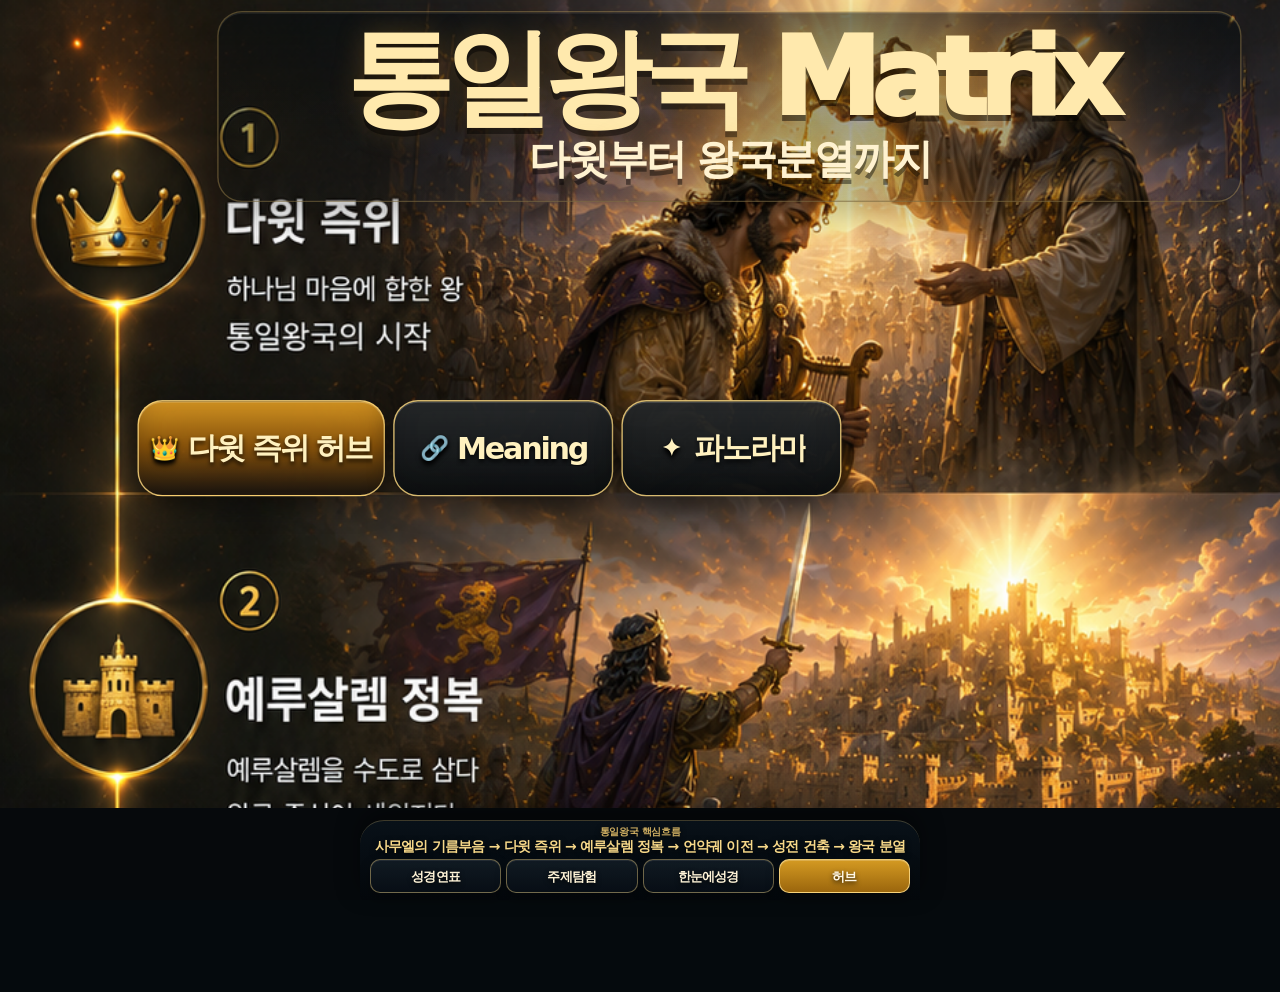
<file: index.html>
<!DOCTYPE html>
<html lang="ko">
<head>
  <meta charset="UTF-8" />
  <meta name="viewport" content="width=device-width, initial-scale=1.0, maximum-scale=1.0, user-scalable=no" />
  <meta name="theme-color" content="#081016" />
  <meta name="description" content="CEN Bible 통일왕국 Matrix" />
  <meta property="og:title" content="CEN Bible 통일왕국 Matrix" />
  <meta property="og:description" content="다윗 즉위부터 왕국 분열까지 통일왕국 핵심사건 Matrix" />
  <meta property="og:image" content="assets/united-kingdom-bg.png" />
  <title>CEN Bible 통일왕국 Matrix</title>
  <link rel="manifest" href="manifest.json" />
  <link rel="stylesheet" href="style.css" />

<style id="CEN-UNIFIED-FOOTER-V5-CSS">
body{padding-bottom:92px!important}
.unifiedDock{position:fixed!important;left:50%!important;bottom:0!important;transform:translateX(-50%)!important;width:100%!important;max-width:560px!important;z-index:3000!important;padding:5px 10px calc(7px + env(safe-area-inset-bottom))!important;background:linear-gradient(to top,rgba(4,8,12,.98),rgba(9,18,26,.92))!important;border-top:1px solid rgba(247,216,137,.24)!important;box-shadow:0 -10px 24px rgba(0,0,0,.42)!important;backdrop-filter:blur(16px)!important;display:block!important;min-height:auto!important}
.unifiedDock .coreFlow{margin:0 0 4px!important;text-align:center!important;color:#f7d889!important;font-weight:900!important;line-height:1.18!important;font-size:clamp(10px,2.65vw,14px)!important;letter-spacing:-.055em!important;text-shadow:0 2px 6px rgba(0,0,0,.85)!important;white-space:normal!important;overflow:visible!important;text-overflow:clip!important}
.unifiedDock .coreFlow small{display:block!important;margin-bottom:1px!important;color:#d7b565!important;font-size:clamp(7px,1.9vw,10px)!important;font-weight:800!important;letter-spacing:-.03em!important;opacity:.95!important}
.unifiedDock .unifiedNav{display:grid!important;grid-template-columns:repeat(4,1fr)!important;gap:5px!important;width:100%!important;margin:0!important;padding:0!important}
.unifiedDock .action{min-height:34px!important;border:1.2px solid rgba(247,216,137,.42)!important;border-radius:10px!important;background:linear-gradient(180deg,rgba(18,28,36,.92),rgba(8,15,22,.9))!important;box-shadow:inset 0 1px 0 rgba(255,255,255,.08),0 5px 12px rgba(0,0,0,.30)!important;color:#fff4d8!important;text-decoration:none!important;font-size:clamp(10px,2.55vw,13px)!important;font-weight:950!important;display:flex!important;align-items:center!important;justify-content:center!important;line-height:1.0!important;text-align:center!important;letter-spacing:-.06em!important;text-shadow:0 2px 5px rgba(0,0,0,.75)!important;padding:0 2px!important;cursor:pointer!important}
.unifiedDock .action.main,.unifiedDock .action[data-link="hub"],.unifiedDock .action[data-footer="hub"]{background:linear-gradient(180deg,#d49a22,#9b660d)!important;border-color:rgba(255,224,142,.82)!important;color:#fff8e6!important;box-shadow:inset 0 1px 0 rgba(255,255,255,.2),0 5px 13px rgba(0,0,0,.34)!important}
@media(min-width:680px){.unifiedDock{border-radius:24px 24px 0 0!important}}
</style>


<style id="CEN-FOOTER-HEIGHT-FIX-V5B">
:root{--cen-footer-h:92px!important;}
.phone.main-content{bottom:calc(92px + env(safe-area-inset-bottom))!important;}
.app-container{background:#020b10!important;}
</style>

<style id="CEN-BLACK-GAP-FIX-V5C">
/* v5c: 기존 하단 흐름/푸터 예약공간 제거 + 통합 네비게이터 기준으로 재정렬 */
:root{--footer-h:92px!important;--flow-h:0px!important;--cen-footer-h:82px!important;}
.flow-dock,.fixedFooter:not(.unifiedDock),.cen-bottom-solid-bg,.jesus-flow-strip,.era-flow-strip{display:none!important;height:0!important;min-height:0!important;padding:0!important;margin:0!important;border:0!important;box-shadow:none!important;overflow:hidden!important;pointer-events:none!important;}
.viewport{bottom:calc(92px + env(safe-area-inset-bottom))!important;}
.unifiedDock{height:auto!important;min-height:0!important;}
.unifiedDock .action{min-height:34px!important;}
.unifiedDock .coreFlow{margin-bottom:4px!important;}
.unifiedDock .action[data-link="overview"]{letter-spacing:-.07em!important;}
</style>
</head>
<body>
  <div id="app">
    <main id="viewport" class="viewport" aria-label="통일왕국 매트릭스 화면">
      <section id="canvas" class="canvas">
        <img class="matrix-bg" src="assets/united-kingdom-bg.png" alt="통일왕국 매트릭스 배경" draggable="false" />
        <div class="matrix-title" aria-label="통일왕국 매트릭스 제목">
          <h1>통일왕국 Matrix</h1>
          <p>다윗부터 왕국분열까지</p>
        </div>

        <div class="button-set row-1" data-event="다윗 즉위">
          <a class="hub-button" href="hubs/index.html?hub=david" data-kind="hub"><span>👑</span><b>다윗 즉위 허브</b></a>
          <button data-kind="link"><span>🔗</span><b>Meaning</b></button>
          <button data-kind="integrated"><span>✦</span><b>파노라마</b></button>
        </div>
        <div class="button-set row-2" data-event="예루살렘 정복">
          <a class="hub-button" href="hubs/index.html?hub=jerusalem" data-kind="hub"><span>🏰</span><b>예루살렘 정복 허브</b></a>
          <button data-kind="link"><span>🔗</span><b>Meaning</b></button>
          <button data-kind="integrated"><span>✦</span><b>파노라마</b></button>
        </div>
        <div class="button-set row-3" data-event="언약궤 이전">
          <a class="hub-button" href="hubs/index.html?hub=ark" data-kind="hub"><span>📦</span><b>언약궤 이전 허브</b></a>
          <button data-kind="link"><span>🔗</span><b>Meaning</b></button>
          <button data-kind="integrated"><span>✦</span><b>파노라마</b></button>
        </div>
        <div class="button-set row-4" data-event="성전 건축">
          <a class="hub-button" href="hubs/index.html?hub=temple" data-kind="hub"><span>🏛️</span><b>성전 건축 허브</b></a>
          <button data-kind="link"><span>🔗</span><b>Meaning</b></button>
          <button data-kind="integrated"><span>✦</span><b>파노라마</b></button>
        </div>
        <div class="button-set row-5" data-event="왕국 분열">
          <a class="hub-button" href="hubs/index.html?hub=division" data-kind="hub"><span>⚡</span><b>왕국 분열 허브</b></a>
          <button data-kind="link"><span>🔗</span><b>Meaning</b></button>
          <button data-kind="integrated"><span>✦</span><b>파노라마</b></button>
        </div>
      </section>
    </main>

    <footer class="footer actions unifiedDock" aria-label="통일왕국 하단 네비게이터">
  <div class="coreFlow"><small>통일왕국 핵심흐름</small>사무엘의 기름부음 → 다윗 즉위 → 예루살렘 정복 → 언약궤 이전 → 성전 건축 → 왕국 분열</div>
  <nav class="unifiedNav" aria-label="하단 메뉴">
    <button class="action" type="button" data-link="timeline" data-footer="timeline">성경연표</button>
    <button class="action" type="button" data-link="connect" data-footer="connect">주제탐험</button>
    <button class="action" type="button" data-link="overview" data-footer="overview">한눈에성경</button>
    <button class="action main" type="button" data-link="hub" data-footer="hub">허브</button>
  </nav>
</footer>
  </div>

  <dialog id="infoDialog" class="dialog">
    <div class="dialog-card">
      <h2 id="dialogTitle">통일왕국</h2>
      <p id="dialogText">통일왕국 탐험창입니다.</p>
      <div class="dialog-actions"><button id="closeDialog" type="button">닫기</button></div>
    </div>
  </dialog>

  <div id="hubListModal" class="hub-list-modal" aria-hidden="true">
    <div class="hub-list-panel" role="dialog" aria-modal="true" aria-label="통일왕국 허브 목록">
      <button type="button" class="hub-list-close" id="hubListClose">×</button>
      <h2>통일왕국 허브 목록</h2>
      <div class="hub-list-grid">
        <a href="hubs/index.html?hub=david"><span>👑</span><b>다윗 즉위 허브</b><small>하나님 마음에 합한 왕</small></a>
        <a href="hubs/index.html?hub=jerusalem"><span>🏰</span><b>예루살렘 정복 허브</b><small>왕국 중심이 세워지다</small></a>
        <a href="hubs/index.html?hub=ark"><span>📦</span><b>언약궤 이전 허브</b><small>하나님의 임재를 모시다</small></a>
        <a href="hubs/index.html?hub=temple"><span>🏛️</span><b>성전 건축 허브</b><small>예배 중심이 세워지다</small></a>
        <a href="hubs/index.html?hub=division"><span>⚡</span><b>왕국 분열 허브</b><small>하나의 왕국이 갈라지다</small></a>
      </div>
    </div>
  </div>

  <script src="script.js"></script>

<script id="CEN-UNIFIED-FOOTER-V5-LINKS">
(function(){
  const links={
    timeline:'https://centiger.github.io/CEN-Chronology/?view=timeline',
    connect:'https://centiger.github.io/CEN-Chronology/',
    overview:'https://centiger.github.io/CEN-Bible2.0/#overview66'
  };
  document.addEventListener('click',function(e){
    const btn=e.target.closest && e.target.closest('.unifiedDock .action');
    if(!btn) return;
    const key=btn.dataset.link || btn.dataset.footer || '';
    if(key==='timeline'||key==='connect'||key==='overview'){
      e.preventDefault(); e.stopPropagation(); e.stopImmediatePropagation();
      location.href=links[key];
    }
  },true);
})();
</script>

</body>
</html>
</file>
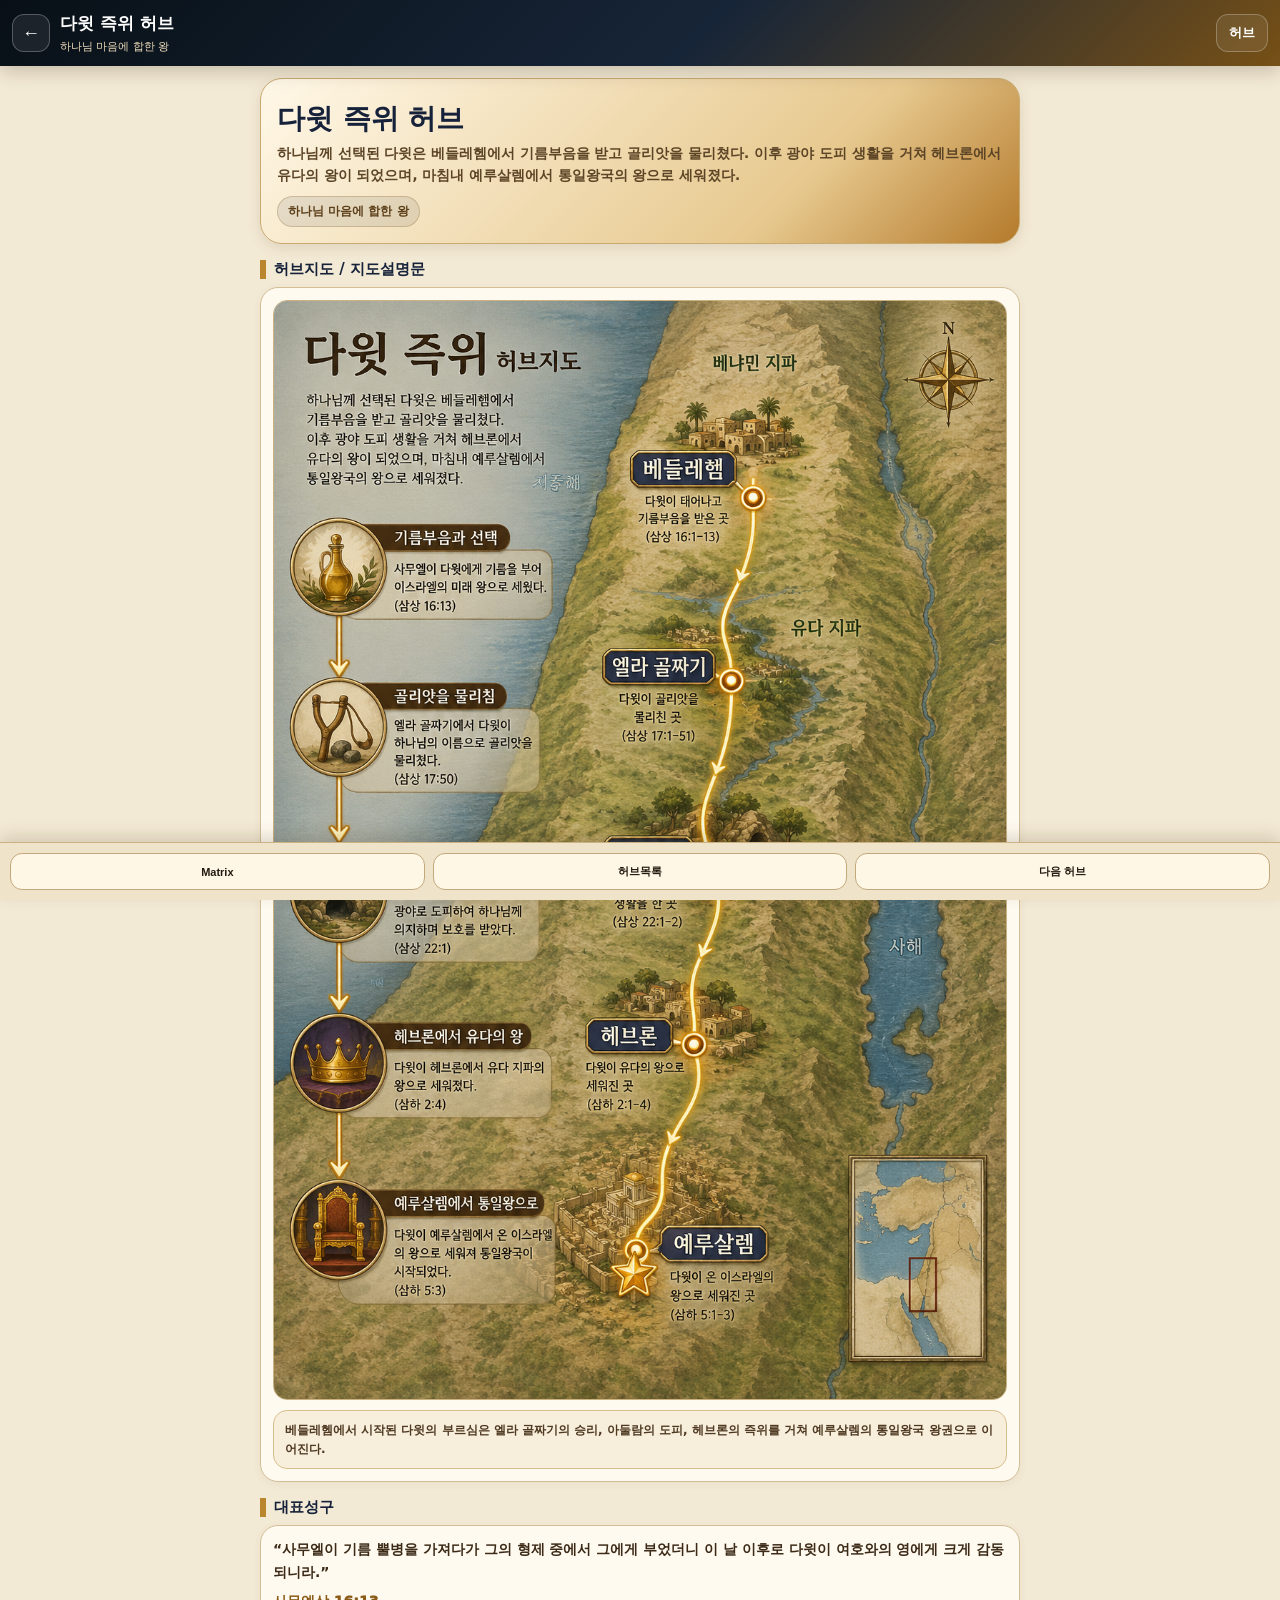
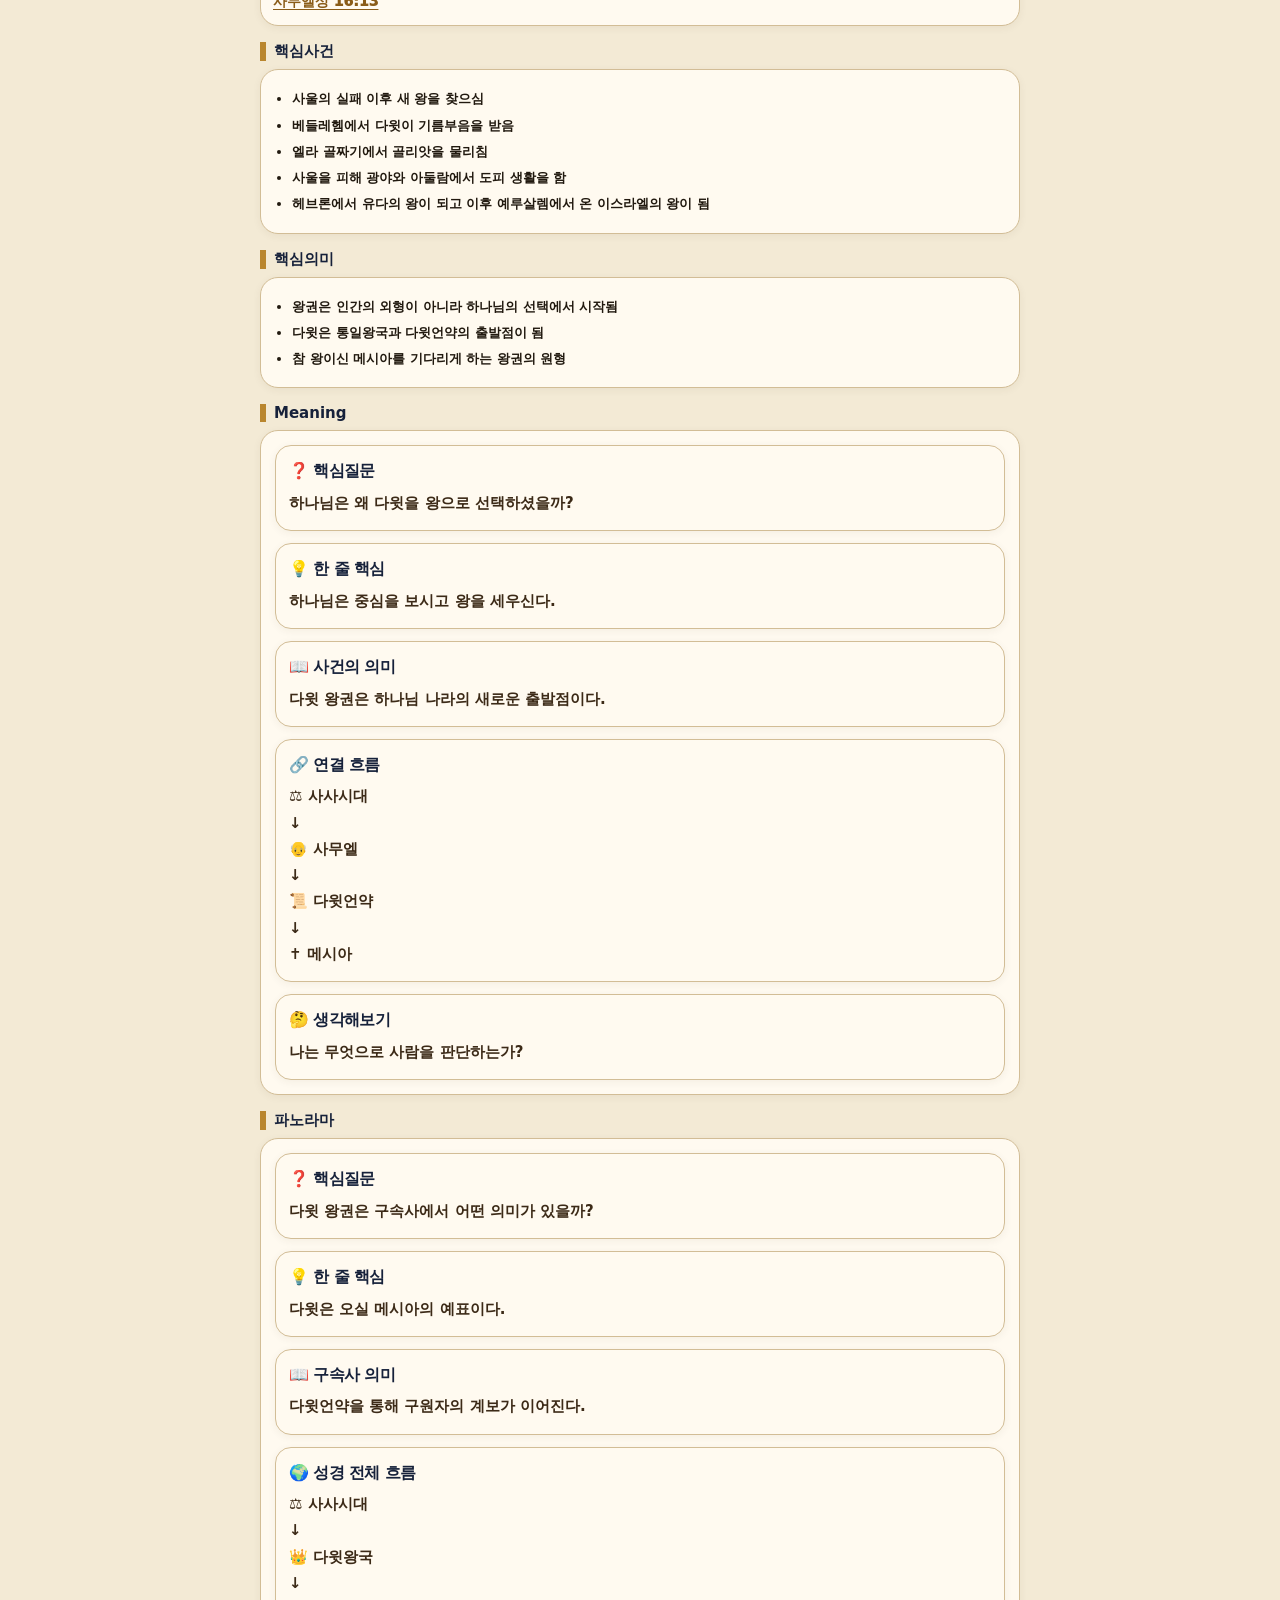
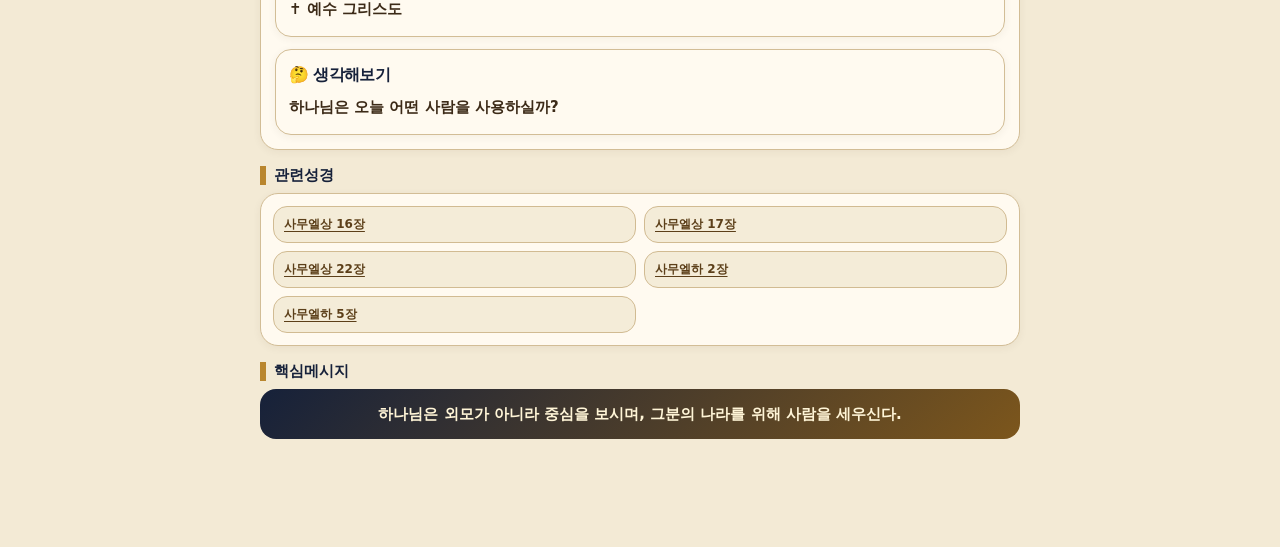
<file: hubs/index.html>
<!DOCTYPE html>
<html lang="ko">
<head>
<meta charset="UTF-8">
<meta name="viewport" content="width=device-width,initial-scale=1,viewport-fit=cover">
<title>CEN 통일왕국 허브</title>
<link rel="manifest" href="manifest.json">
<meta name="theme-color" content="#081016">
<style>
*{box-sizing:border-box;-webkit-tap-highlight-color:transparent}body{margin:0;background:#f3ead5;font-family:system-ui,-apple-system,BlinkMacSystemFont,"Segoe UI",sans-serif;color:#21190f}.top{position:sticky;top:0;z-index:50;background:linear-gradient(135deg,#081016,#172538 55%,#765016);padding:12px;color:#fff;display:flex;gap:10px;align-items:center;box-shadow:0 5px 18px rgba(40,25,8,.22)}.top button{height:38px;border-radius:12px;border:1px solid rgba(255,255,255,.25);background:rgba(255,255,255,.08);color:#fff;font-weight:900}.top .back{width:38px;font-size:18px}.top .menu{padding:0 12px;margin-left:auto}.titlebox{min-width:0;flex:1}.titlebox b{display:block;font-size:17px;white-space:nowrap;overflow:hidden;text-overflow:ellipsis}.titlebox span{font-size:11px;color:#f1dfbd}.wrap{max-width:780px;margin:0 auto;padding:12px 10px 108px}.hero{border-radius:22px;padding:16px;border:1px solid #c9aa71;background:linear-gradient(135deg,#fff8e8,#e7c98f 70%,#b47a2b);box-shadow:0 4px 14px rgba(80,50,20,.12)}.hero.warn{background:linear-gradient(135deg,#fff5e4,#ddb57c 70%,#8b4a2a);border-color:#b48a56}.kicker{font-size:11px;font-weight:900;color:#7d5524}.hero h1{margin:8px 0 0;font-size:28px;color:#16213a;line-height:1.12}.hero.warn h1{color:#23150e}.hero p{line-height:1.58;color:#5c4426;font-weight:700;margin:9px 0 0;font-size:13.5px}.mood{margin-top:10px;display:inline-block;border-radius:999px;padding:6px 10px;background:rgba(22,33,58,.09);border:1px solid rgba(124,86,28,.25);color:#5c3f19;font-size:12px;font-weight:900}.sec{margin-top:16px}.sec h2{font-size:15px;color:#16213a;border-left:6px solid #b9862e;padding-left:8px;margin:0 0 8px}.card{background:#fffaf0;border:1px solid #d2bd96;border-radius:18px;padding:12px;box-shadow:0 2px 8px rgba(70,45,20,.06)}.map img{width:100%;border-radius:14px;border:1px solid #ccb183;display:block}.mapExplain{margin-top:10px;background:#f7efdc;border:1px solid #d7bd8c;border-radius:14px;padding:10px 11px;font-size:12px;line-height:1.55;color:#4f3922;font-weight:700}.quote{font-size:14px;line-height:1.65;color:#3c2a17;font-weight:800}.quote strong{display:block;margin-top:6px;color:#8a5c18}.grid{display:grid;grid-template-columns:repeat(2,minmax(0,1fr));gap:8px}.pill{background:#f4ecd8;border:1px solid #d1bb92;border-radius:14px;padding:9px 10px;font-size:12px;line-height:1.4;font-weight:800}.list{margin:0;padding-left:19px}.list li{margin:7px 0;font-size:13px;line-height:1.48;font-weight:700}.message{background:linear-gradient(135deg,#16213a,#7c561c);color:#fff5d7;border-radius:16px;padding:14px 12px;text-align:center;font-size:15px;line-height:1.5;font-weight:900}.navlinks{display:grid;grid-template-columns:repeat(3,minmax(0,1fr));gap:8px}.navlinks button{padding:12px 7px;border-radius:14px;border:1px solid #c4a87b;background:#fff7e6;font-weight:900;color:#21190f}.navlinks button.next{background:#7b561c;color:#fff6d5;border-color:#d9a943}.bottom{position:fixed;left:0;right:0;bottom:0;z-index:50;background:#efe3ca;border-top:1px solid #ccb183;display:flex;gap:8px;padding:10px;box-shadow:0 -6px 16px rgba(60,40,15,.16)}.bottom button{flex:1;padding:10px 4px;border-radius:12px;border:1px solid #c4a87b;background:#fff7e6;font-weight:900;font-size:11px;color:#21190f}.drawer{display:none;position:fixed;inset:0;background:rgba(0,0,0,.38);z-index:1200;align-items:flex-end}.drawer.show{display:flex}.drawerPanel{width:100%;max-height:76vh;overflow:auto;background:#fffaf0;border-radius:20px 20px 0 0;border:1px solid #d2bd96}.drawerHead{display:flex;align-items:center;justify-content:space-between;padding:14px 16px;border-bottom:1px solid #eadfc6}.drawerHead button{width:34px;height:34px;border:0;border-radius:10px;background:#eadfc6;font-size:22px}.hubItem{width:100%;text-align:left;border:0;border-bottom:1px solid #eadfc6;background:#fffaf0;padding:13px 16px}.hubItem b{display:block;color:#16213a}.hubItem span{font-size:12px;color:#6d5b40}@media(max-width:430px){.grid{grid-template-columns:1fr}.hero h1{font-size:25px}.navlinks{grid-template-columns:1fr 1fr 1fr}.navlinks button{font-size:11px;padding:10px 4px}}

/* v3.6 M06: BR 기반 흐름 세로형 */
.exploreGrid{
  display:grid!important;
  grid-template-columns:1fr!important;
  gap:12px!important;
  padding:14px!important;
  margin:0!important;
}
.exploreCard{
  display:block!important;
  border:1px solid #d2bd96!important;
  border-radius:16px!important;
  background:#fffaf0!important;
  padding:14px 13px!important;
  margin:0 auto!important;
  width:100%!important;
  box-shadow:0 2px 8px rgba(70,45,20,.06)!important;
}
.exploreCard b{
  display:block!important;
  color:#16213a!important;
  font-size:16px!important;
  margin:0 0 8px 0!important;
  line-height:1.35!important;
  font-weight:950!important;
  letter-spacing:-.04em!important;
}
.exploreCard p{
  display:block!important;
  margin:0!important;
  color:#3c2a17!important;
  font-size:15px!important;
  line-height:1.75!important;
  font-weight:780!important;
  white-space:normal!important;
  word-break:keep-all!important;
}

.sec h2#connections,.sec h2#integration{scroll-margin-top:62px;}

/* CEN Bible 2.0 bridge */
.bibleLink{color:inherit;text-decoration:none;cursor:pointer}
.quote .bibleLink{display:block;margin-top:6px;color:#8a5c18;font-weight:950;text-decoration:underline;text-underline-offset:3px}
.pill.biblePill{padding:0;overflow:hidden}
.pill.biblePill .bibleLink{display:block;padding:9px 10px;color:#5c3f19;font-weight:900;text-decoration:underline;text-underline-offset:3px}
.bibleLink:focus-visible{outline:3px solid #b9862e;outline-offset:-3px;border-radius:10px}
</style>
</head>
<body>
<header class="top"><button class="back" onclick="goMatrix()">←</button><div class="titlebox"><b id="topTitle">통일왕국 허브</b><span id="topSub">왕권 · 시온 · 임재 · 성전 · 분열</span></div><button class="menu" onclick="openDrawer()">허브</button></header>
<main class="wrap" id="app"></main>
<nav class="bottom"><button onclick="goMatrix()">Matrix</button><button onclick="openDrawer()">허브목록</button><button id="nextBottom">다음 허브</button></nav>
<div class="drawer" id="drawer"><div class="drawerPanel"><div class="drawerHead"><b>통일왕국 허브목록</b><button onclick="closeDrawer()">×</button></div><div id="hubList"></div></div></div>
<script>
const HUBS=[
{slug:'david',icon:'👑',title:'다윗 즉위',sub:'하나님 마음에 합한 왕',kicker:'',overview:'하나님께 선택된 다윗은 베들레헴에서 기름부음을 받고 골리앗을 물리쳤다. 이후 광야 도피 생활을 거쳐 헤브론에서 유다의 왕이 되었으며, 마침내 예루살렘에서 통일왕국의 왕으로 세워졌다.',map:'assets/maps/david-map.png',mapExplain:'베들레헴에서 시작된 다윗의 부르심은 엘라 골짜기의 승리, 아둘람의 도피, 헤브론의 즉위를 거쳐 예루살렘의 통일왕국 왕권으로 이어진다.',verse:'“사무엘이 기름 뿔병을 가져다가 그의 형제 중에서 그에게 부었더니 이 날 이후로 다윗이 여호와의 영에게 크게 감동되니라.”<strong>사무엘상 16:13</strong>',events:['사울의 실패 이후 새 왕을 찾으심','베들레헴에서 다윗이 기름부음을 받음','엘라 골짜기에서 골리앗을 물리침','사울을 피해 광야와 아둘람에서 도피 생활을 함','헤브론에서 유다의 왕이 되고 이후 예루살렘에서 온 이스라엘의 왕이 됨'],meaning:['왕권은 인간의 외형이 아니라 하나님의 선택에서 시작됨','다윗은 통일왕국과 다윗언약의 출발점이 됨','참 왕이신 메시아를 기다리게 하는 왕권의 원형'],connections:['❓ 핵심질문 하나님은 왜 다윗을 왕으로 선택하셨을까?','💡 한 줄 핵심 하나님은 중심을 보시고 왕을 세우신다.','📖 사건의 의미 다윗 왕권은 하나님 나라의 새로운 출발점이다.','🔗 연결 흐름 사사시대 → 👴 사무엘 → 📜 다윗언약 → ✝️ 메시아','🤔 생각해보기 나는 무엇으로 사람을 판단하는가?'],integrated:['❓ 핵심질문 다윗 왕권은 구속사에서 어떤 의미가 있을까?','💡 한 줄 핵심 다윗은 오실 메시아의 예표이다.','📖 구속사 의미 다윗언약을 통해 구원자의 계보가 이어진다.','🌍 성경 전체 흐름 사사시대 → 👑 다윗왕국 → ✝️ 예수 그리스도','🤔 생각해보기 하나님은 오늘 어떤 사람을 사용하실까?'],refs:['사무엘상 16장','사무엘상 17장','사무엘상 22장','사무엘하 2장','사무엘하 5장'],message:'하나님은 외모가 아니라 중심을 보시며, 그분의 나라를 위해 사람을 세우신다.',prev:'',next:'jerusalem'},
{slug:'jerusalem',icon:'🏰',title:'예루살렘 정복',sub:'왕국 중심이 세워지다',kicker:'',overview:'다윗은 헤브론에서 왕으로 통치한 후 여부스 족속의 성읍 예루살렘을 정복하였다. 예루살렘은 다윗성으로 불리며 이스라엘의 정치적 중심지가 되었다.',map:'assets/maps/jerusalem-map.png',mapExplain:'헤브론에서 시작된 다윗의 왕권은 예루살렘 정복을 통해 왕국의 중심을 확보한다. 다윗성, 시온산은 이후 왕권과 예배와 메시아 약속이 모이는 핵심 장소가 된다.',verse:'“다윗이 시온 산성을 빼앗았으니 이는 다윗 성이더라.”<strong>사무엘하 5:7</strong>',events:['다윗이 헤브론에서 유다를 다스림','온 이스라엘의 왕으로 세워짐','여부스 족속의 성읍 예루살렘을 정복함','시온 산성이 다윗성으로 불림','예루살렘이 통일왕국의 수도가 됨'],meaning:['예루살렘은 남북 지파를 아우르는 왕국 중심지가 됨','시온은 왕권·예배·언약 약속이 만나는 장소가 됨','이후 성전과 메시아 사역의 무대가 준비됨'],connections:['❓ 핵심질문 왜 예루살렘이 왕국의 중심이 되었을까?','💡 한 줄 핵심 하나님은 예루살렘을 왕권과 예배의 중심으로 세우셨다.','📖 사건의 의미 통일왕국의 중심 도시가 확립되었다.','🔗 연결 흐름 다윗 즉위 → ⚔️ 예루살렘 정복 → 🏰 성전 건축','🤔 생각해보기 내 삶의 중심에는 무엇이 있는가?'],integrated:['❓ 핵심질문 예루살렘은 성경 전체에서 어떤 의미가 있을까?','💡 한 줄 핵심 예루살렘은 구속사의 중심 무대이다.','📖 구속사 의미 왕권과 언약이 모이는 장소가 된다.','🌍 성경 전체 흐름 다윗성 → 🏰 성전 → ✝️ 십자가 → 🏰 새 예루살렘','🤔 생각해보기 하나님 나라의 중심은 어디에 있는가?'],refs:['사무엘하 5장','역대상 11장','시편 48편','시편 122편'],message:'하나님은 자신의 나라를 세우기 위해 중심을 마련하신다.',prev:'david',next:'ark'},
{slug:'ark',icon:'📦',title:'언약궤 이전',sub:'하나님의 임재를 모시다',kicker:'',overview:'오랫동안 기럇여아림에 머물던 언약궤는 예루살렘으로 옮겨지는 과정에서 웃사의 죽음 사건을 겪었다. 이후 오벧에돔의 집에 머문 뒤 예루살렘에 안치되어 하나님의 임재를 상징하게 되었다.',map:'assets/maps/ark-map.png',mapExplain:'기럇여아림에 머물던 언약궤는 베레스웃사 사건을 거치며 하나님의 거룩함을 드러낸다. 오벧에돔의 집에 머문 뒤 예루살렘으로 옮겨져 왕국의 중심에 하나님의 임재가 자리한다.',verse:'“다윗이 여호와 앞에서 힘을 다하여 춤을 추는데 그 때에 다윗이 베 에봇을 입었더라.”<strong>사무엘하 6:14</strong>',events:['언약궤가 기럇여아림에 오래 머묾','새 수레로 옮기던 중 웃사가 죽음','언약궤가 오벧에돔의 집에 석 달 동안 머묾','하나님이 오벧에돔의 집에 복을 주심','다윗이 기쁨과 찬양으로 언약궤를 예루살렘에 모심'],meaning:['하나님의 임재는 기쁨이지만 동시에 거룩함을 요구함','왕국의 중심은 왕권이 아니라 하나님의 임재여야 함','성전 건축으로 이어지는 임재의 흐름을 준비함'],connections:['❓ 핵심질문 하나님께 가까이 가는 데 왜 거룩함이 필요할까?','💡 한 줄 핵심 하나님의 임재는 기쁨이자 거룩함이다.','📖 사건의 의미 왕국의 중심은 왕이 아니라 하나님이심을 보여준다.','🔗 연결 흐름 성막 → 📜 언약궤 → 🏰 성전 → ✝️ 그리스도','🤔 생각해보기 나는 하나님을 어떤 태도로 예배하는가?'],integrated:['❓ 핵심질문 언약궤는 구속사에서 무엇을 상징할까?','💡 한 줄 핵심 하나님은 백성과 함께 거하시기를 원하신다.','📖 구속사 의미 임재의 약속이 그리스도 안에서 완성된다.','🌍 성경 전체 흐름 광야 성막 → 📜 언약궤 → 🏰 성전 → ✝️ 임마누엘','🤔 생각해보기 하나님 임재를 가장 소중히 여기고 있는가?'],refs:['사무엘하 6장','역대상 13장','역대상 15장','역대상 16장'],message:'하나님의 백성은 하나님의 임재를 가장 소중히 여기되, 하나님의 방식대로 가까이해야 한다.',prev:'jerusalem',next:'temple'},
{slug:'temple',icon:'🏛️',title:'성전 건축',sub:'예배 중심이 세워지다',kicker:'',overview:'솔로몬은 두로 왕 히람의 지원을 받아 성전 건축 재료를 공급받았다. 예루살렘 모리아산에 성전을 건축하여 이스라엘 예배의 중심을 세웠다.',map:'assets/maps/temple-map.png',mapExplain:'두로에서 공급된 재료와 기술은 예루살렘으로 옮겨지고, 모리아산에서 성전 건축으로 이어진다. 성전은 통일왕국의 영광이 절정에 이른 상징이 된다.',verse:'“제사장이 성소에서 나올 때에 구름이 여호와의 성전에 가득하매… 이는 여호와의 영광이 여호와의 성전에 가득함이었더라.”<strong>열왕기상 8:10-11</strong>',events:['솔로몬이 두로 왕 히람과 협력함','백향목과 건축 재료를 공급받음','예루살렘 모리아산에 성전을 건축함','언약궤를 성전에 안치함','성전 봉헌 때 여호와의 영광이 가득함'],meaning:['성전은 통일왕국의 예배 중심이자 영광의 절정임','하나님은 자기 백성 가운데 거하시기를 원하심','성전은 예수 그리스도와 교회로 이어지는 중요한 예표'],connections:['❓ 핵심질문 성전은 왜 중요한가?','💡 한 줄 핵심 성전은 하나님 임재와 예배의 중심이다.','📖 사건의 의미 통일왕국의 영광이 절정에 이른다.','🔗 연결 흐름 성막 → 🏰 성전 → ✝️ 예수 그리스도 → ⛪ 교회','🤔 생각해보기 참된 예배는 무엇일까?'],integrated:['❓ 핵심질문 성전은 어떻게 예수님을 가리킬까?','💡 한 줄 핵심 성전은 오실 그리스도의 그림자이다.','📖 구속사 의미 하나님과 만나는 길이 예수님 안에서 완성된다.','🌍 성경 전체 흐름 성막 → 🏰 솔로몬 성전 → 🏰 재건 성전 → ✝️ 그리스도','🤔 생각해보기 나는 예배를 얼마나 소중히 여기는가?'],refs:['열왕기상 5장','열왕기상 6장','열왕기상 8장','역대하 3장','역대하 5장','역대하 7장'],message:'하나님은 건물 자체보다, 그분의 임재를 중심에 두는 순종의 백성을 원하신다.',prev:'ark',next:'division'},
{slug:'division',icon:'⚡',title:'왕국 분열',sub:'하나의 왕국이 갈라지다',kicker:'',overview:'솔로몬 사후 르호보암은 세겜에서 백성들의 요구를 거절하였다. 그 결과 왕국은 북이스라엘과 남유다로 분열되었으며, 이후 서로 다른 길을 걷게 되었다.',map:'assets/maps/division-map.png',mapExplain:'예루살렘에서 이어진 솔로몬 왕조는 세겜의 결정 앞에서 균열을 맞는다. 세겜 이후 북쪽은 사마리아 중심의 북이스라엘로, 남쪽은 예루살렘 중심의 남유다로 갈라진다.',verse:'“우리가 다윗과 무슨 관계가 있느냐… 이스라엘아 너희의 장막으로 돌아가라.”<strong>열왕기상 12:16</strong>',events:['솔로몬 말기에 우상숭배와 세금 부담이 커짐','르호보암이 세겜에서 백성의 요구를 들음','원로들의 조언을 버리고 젊은 신하들의 강경책을 따름','열 지파가 르호보암을 거부하고 여로보암을 따름','북이스라엘과 남유다로 왕국이 분열됨'],meaning:['교만과 불순종은 공동체를 갈라놓음','분열은 심판이지만 다윗 언약의 약속은 남유다를 통해 이어짐','분열왕국 시대의 긴 쇠퇴와 선지자 사역을 여는 전환점'],connections:['❓ 핵심질문 왜 강대한 왕국이 분열되었을까?','💡 한 줄 핵심 불순종과 교만은 공동체를 무너뜨린다.','📖 사건의 의미 인간 왕권의 한계가 드러난다.','🔗 연결 흐름 솔로몬 타락 → 👑 왕국 분열 → 📣 선지자 시대','🤔 생각해보기 나는 충고를 겸손히 듣고 있는가?'],integrated:['❓ 핵심질문 왕국 분열 이후에도 구속사는 왜 계속될까?','💡 한 줄 핵심 인간은 실패해도 하나님의 계획은 멈추지 않는다.','📖 구속사 의미 남은 자를 통해 메시아 약속이 이어진다.','🌍 성경 전체 흐름 분열왕국 → ⛓️ 포로 → 🚶 귀환 → ✝️ 그리스도','🤔 생각해보기 실패 속에서도 하나님은 무엇을 이루실까?'],refs:['열왕기상 11장','열왕기상 12장','역대하 10장','역대하 11장'],message:'하나의 왕국은 갈라졌지만, 하나님의 구속사는 멈추지 않는다.',prev:'temple',next:'',warn:true,nextEra:{label:'분열왕국 Matrix',url:'https://centiger.github.io/CEN-M07-Divided/',desc:'왕국 분열 이후 북이스라엘과 남유다는 서로 다른 길을 걷게 됩니다.'}}
];

const CEN_BIBLE_URL='https://centiger.github.io/CEN-Bible2.0/';
function normalizeBibleRef(ref){
  const raw=String(ref||'').trim()
    .replace(/[～~–—]/g,'-')
    .replace(/\s+/g,' ');
  let m=raw.match(/^(.+?)\s*(\d+)\s*:\s*(\d+)/);
  if(m) return `${m[1].trim()} ${Number(m[2])}:${Number(m[3])}`;
  m=raw.match(/^(.+?)\s*(\d+)\s*(?:장|편)?(?:\s*-\s*\d+\s*(?:장|편)?)?$/);
  if(m) return `${m[1].trim()} ${Number(m[2])}:1`;
  return raw;
}
function bibleHref(ref){
  return `${CEN_BIBLE_URL}?ref=${encodeURIComponent(normalizeBibleRef(ref))}`;
}
function bibleLink(ref,label){
  const safeRef=escapeHtml(ref);
  const safeLabel=escapeHtml(label||ref);
  return `<a class="bibleLink" href="${bibleHref(ref)}" aria-label="${safeRef} CEN Bible 2.0에서 열기">${safeLabel}</a>`;
}
function renderVerse(verseHtml){
  return String(verseHtml||'').replace(/<strong>(.*?)<\/strong>/i,(all,ref)=>`<strong>${bibleLink(ref,ref)}</strong>`);
}
function escapeHtml(value){
  return String(value||'').replace(/[&<>"']/g,ch=>({'&':'&amp;','<':'&lt;','>':'&gt;','"':'&quot;',"'":'&#39;'}[ch]));
}
const $=id=>document.getElementById(id);function currentSlug(){return new URLSearchParams(location.search).get('hub')||'david'}function findHub(slug){return HUBS.find(h=>h.slug===slug)||HUBS[0]}function goMatrix(){location.href='../index.html'}function openDrawer(){$('drawer').classList.add('show')}function closeDrawer(){$('drawer').classList.remove('show')}function goHub(slug){if(!slug)return;location.href='index.html?hub='+slug}function list(items){return `<ul class="list">${items.map(x=>`<li>${x}</li>`).join('')}</ul>`}
function renderExplore(items){
  function escapeLocal(s){
    return String(s||'').replace(/[&<>"']/g, m=>({'&':'&amp;','<':'&lt;','>':'&gt;','"':'&quot;',"'":'&#39;'}[m]));
  }
  function hasEmoji(s){
    return /[\u{1F300}-\u{1FAFF}\u{2600}-\u{27BF}]/u.test(String(s||''));
  }
  function iconForStep(s){
    const t=String(s||'');
    if(/사사/.test(t)) return '⚖️';
    if(/사무엘/.test(t)) return '👴';
    if(/다윗성|다윗|왕권|왕국/.test(t)) return '👑';
    if(/예루살렘|시온/.test(t)) return '🏰';
    if(/언약궤|임재/.test(t)) return '📦';
    if(/성막/.test(t)) return '⛺';
    if(/성전|성전산|예배/.test(t)) return '🏛️';
    if(/솔로몬/.test(t)) return '🧠';
    if(/분열|북이스라엘|남유다/.test(t)) return '⚡';
    if(/십자가/.test(t)) return '✝️';
    if(/예수|그리스도|메시아/.test(t)) return '✝️';
    if(/새 예루살렘|새창조/.test(t)) return '👑';
    if(/포로|바벨론/.test(t)) return '⛓️';
    if(/귀환|회복/.test(t)) return '🚶';
    if(/교회/.test(t)) return '⛪';
    return '📌';
  }

  const labels=[
    '❓ 핵심질문',
    '💡 한 줄 핵심',
    '📖 사건의 의미',
    '📖 구속사 의미',
    '🔗 연결 흐름',
    '🌍 성경 전체 흐름',
    '🤔 생각해보기'
  ];

  function splitItem(x){
    let raw='';
    if(typeof x==='string'){
      raw=String(x||'').trim();
    }else{
      const t=String(x.title||x.label||'').trim();
      const body=String(x.text||x.content||x.body||'').trim();
      raw=(t + (body ? ' ' + body : '')).trim();
    }

    raw=raw.replace(/\s*\|\s*/g,' ');

    for(const label of labels){
      if(raw.startsWith(label)){
        return {title:label, text:raw.slice(label.length).trim()};
      }
    }

    return {title:'', text:raw};
  }

  function verticalFlowHtml(text){
    const raw=String(text||'').trim();
    const parts=raw.split(/\s*(?:→|↓)\s*/).map(v=>v.trim()).filter(Boolean);
    if(parts.length<2) return escapeLocal(raw).replace(/\n/g,'<br>');
    return parts.map(step=>{
      const labeled=hasEmoji(step) ? step : `${iconForStep(step)} ${step}`;
      return escapeLocal(labeled);
    }).join('<br>↓<br>');
  }

  return (items||[]).map(x=>{
    const item=splitItem(x);
    const isFlow=/연결\s*흐름|성경\s*전체\s*흐름/.test(item.title) || item.text.includes('→') || item.text.includes('↓');
    const body=isFlow ? verticalFlowHtml(item.text) : escapeLocal(item.text).replace(/\n/g,'<br>');
    return `<div class="exploreCard"><b>${escapeLocal(item.title)}</b><p>${body}</p></div>`;
  }).join('');
}


function scrollToCurrentHash(){
  const id=(location.hash||'').replace('#','');
  if(id!=='connections' && id!=='integration') return;
  const target=document.getElementById(id);
  if(!target) return;
  requestAnimationFrame(()=>{
    const topBar=document.querySelector('.top');
    const offset=(topBar?.offsetHeight||0)+8;
    const y=target.getBoundingClientRect().top+window.pageYOffset-offset;
    window.scrollTo({top:y,behavior:'auto'});
  });
}
function render(){const h=findHub(currentSlug());document.title='CEN '+h.title+' 허브';$('topTitle').textContent=h.title+' 허브';$('topSub').textContent=h.sub;const cls=h.warn?'hero warn':'hero';$('app').innerHTML=`<section class="${cls}"><div class="kicker">${h.kicker}</div><h1>${h.title} 허브</h1><p>${h.overview}</p><span class="mood">${h.sub}</span></section><section class="sec map"><h2>허브지도 / 지도설명문</h2><div class="card"><img src="${h.map}" alt="${h.title} 지도"><div class="mapExplain">${h.mapExplain}</div></div></section><section class="sec"><h2>대표성구</h2><div class="card quote">${renderVerse(h.verse)}</div></section><section class="sec"><h2>핵심사건</h2><div class="card">${list(h.events)}</div></section><section class="sec"><h2>핵심의미</h2><div class="card">${list(h.meaning)}</div></section><section class="sec"><h2 id="connections">Meaning</h2><div class="card exploreGrid">${renderExplore(h.connections)}</div></section><section class="sec"><h2 id="integration">파노라마</h2><div class="card exploreGrid">${renderExplore(h.integrated||h.integration)}</div></section><section class="sec"><h2>관련성경</h2><div class="card grid">${h.refs.map(x=>`<div class="pill biblePill">${bibleLink(x,x)}</div>`).join('')}</div></section><section class="sec"><h2>핵심메시지</h2><div class="message">${h.message}</div></section>`;$('nextBottom').onclick=()=>{ if(h.next) return goHub(h.next); if(h.nextEra&&h.nextEra.url) return location.href=h.nextEra.url; return goMatrix(); };$('nextBottom').textContent=h.next?'다음 허브':(h.nextEra?h.nextEra.label:'Matrix');$('hubList').innerHTML=HUBS.map(x=>`<button class="hubItem" onclick="goHub('${x.slug}')"><b>${x.icon} ${x.title} 허브</b><span>${x.sub}</span></button>`).join('');scrollToCurrentHash();}render();if('serviceWorker'in navigator){window.addEventListener('load',()=>navigator.serviceWorker.register('./sw.js').catch(()=>{}))}
</script>
</body>
</html>
</file>
<file: style.css>
:root {
  --bg: #061017;
  --panel: rgba(10, 16, 20, 0.88);
  --gold: #c98917;
  --gold-2: #f4c46b;
  --gold-3: #ffe7aa;
  --line: rgba(245, 201, 108, 0.55);
  --footer-h: 82px;
  --flow-h: 82px;
}

* { box-sizing: border-box; -webkit-tap-highlight-color: transparent; }
html, body { margin: 0; width: 100%; height: 100%; overflow: hidden; background: var(--bg); color: #fff4cf; font-family: system-ui, -apple-system, BlinkMacSystemFont, "Segoe UI", sans-serif; }
button { font-family: inherit; }
a { color: inherit; text-decoration: none; font-family: inherit; }
#app { width: 100vw; height: 100dvh; overflow: hidden; position: relative; background: radial-gradient(circle at top, #13202a 0, #06090c 68%); }

.viewport { position: fixed; top: 0; left: 0; right: 0; bottom: calc(var(--footer-h) + var(--flow-h)); overflow: hidden; touch-action: none; cursor: grab; background: #05090c; }
.viewport.dragging { cursor: grabbing; }
.canvas { position: absolute; left: 0; top: 0; width: 932px; height: 1688px; transform-origin: 0 0; will-change: transform; user-select: none; }
.matrix-bg { position: absolute; inset: 0; width: 100%; height: 100%; object-fit: contain; display: block; pointer-events: none; user-select: none; }

.matrix-title { display:block; position: absolute; left: 16%; right: 3%; top: 10px; z-index: 13; text-align: center; pointer-events: none; padding: 15px 12px 16px; border-radius: 22px; background: linear-gradient(180deg, rgba(8,14,18,.66), rgba(8,14,18,.34)); border: 1px solid rgba(255,226,157,.34); box-shadow: 0 8px 26px rgba(0,0,0,.28), inset 0 1px 0 rgba(255,255,255,.08); text-shadow: 0 4px 0 rgba(0,0,0,.44), 0 0 20px rgba(230,154,33,.25); }
.matrix-title h1 { margin: 0; font-size: 72px; line-height: .96; letter-spacing: -0.075em; color: var(--gold-3); font-weight: 950; }
.matrix-title p { margin: 10px 0 0; font-size: 30px; line-height: 1.08; color: #fff0c5; font-weight: 900; letter-spacing: -0.055em; }


.button-set { position: absolute; left: 10.7%; width: 55%; display: grid; grid-template-columns: 1fr 1fr 1fr; gap: 6px; z-index: 12; }
.button-set button, .button-set a.hub-button { min-height: 70px; padding: 7px 8px; font-size: 22px; border: 1.5px solid rgba(255,226,157,.78); border-radius: 18px; background: linear-gradient(180deg, rgba(211,137,14,.96) 0%, rgba(135,76,8,.96) 48%, rgba(29,23,17,.94) 100%); box-shadow: 0 8px 18px rgba(0,0,0,.45), inset 0 1px 0 rgba(255,255,255,.18), inset 0 -10px 18px rgba(0,0,0,.18); color: #fff3c4; font-size: 22px; font-weight: 950; letter-spacing: -.075em; text-shadow: 0 2px 3px rgba(0,0,0,.75); white-space: nowrap; display: flex; align-items: center; justify-content: center; gap: 7px; }
.button-set button span, .button-set a.hub-button span { display: inline-flex; align-items: center; justify-content: center; flex: 0 0 auto; width: 21px; height: 21px; font-size: 17px; filter: drop-shadow(0 1px 1px #000); }
.button-set button b, .button-set a.hub-button b { overflow: hidden; text-overflow: ellipsis; }
.button-set button[data-kind="link"], .button-set button[data-kind="integrated"] { background: linear-gradient(180deg, rgba(60,52,43,.96), rgba(27,24,20,.96)); }
.button-set button:active, .button-set a.hub-button:active { transform: translateY(1px); filter: brightness(1.12); }
.row-1 { top: 17.5%; }
.row-2 { top: 37.4%; }
.row-3 { top: 57.3%; }
.row-4 { top: 77.2%; }
.row-5 { top: 94.7%; }

.flow-dock { position: fixed; left: 10px; right: 10px; bottom: var(--footer-h); height: calc(var(--flow-h) - 8px); border: 1.5px solid rgba(255,226,157,.55); border-radius: 20px; background: rgba(6,12,16,.94); box-shadow: 0 -4px 22px rgba(0,0,0,.45), inset 0 1px 0 rgba(255,255,255,.06); display: flex; flex-direction: column; align-items: center; justify-content: center; z-index: 54; text-align: center; }
.flow-dock strong { font-size: 24px; color: #ffe6a4; letter-spacing: -.06em; }
.flow-dock span { margin-top: 7px; font-size: 17px; color: #fff5d6; font-weight: 850; letter-spacing: -.04em; }

.footer { position: fixed; left: 0; right: 0; bottom: 0; height: var(--footer-h); z-index: 55; display: grid; grid-template-columns: .9fr .95fr .95fr .95fr 1.22fr; gap: 0; padding: 7px 10px calc(7px + env(safe-area-inset-bottom)); background: linear-gradient(180deg, rgba(9,15,19,.86), rgba(4,8,10,.98)); border-top: 1px solid rgba(255,226,157,.34); box-shadow: 0 -8px 24px rgba(0,0,0,.45); }
.footer button { border: 1px solid rgba(255,226,157,.28); border-right: 0; background: linear-gradient(180deg, rgba(13,22,28,.96), rgba(7,12,16,.98)); color: #eee3cf; font-weight: 900; font-size: 14px; display: flex; flex-direction: column; align-items: center; justify-content: center; gap: 5px; min-width: 0; }
.footer button:first-child { border-radius: 18px 0 0 18px; }
.footer button:last-child { border-right: 1px solid rgba(255,226,157,.28); border-radius: 0 22px 22px 0; }
.footer button span { font-size: 27px; line-height: .85; color: #e9e2d1; }
.footer button b { font-size: 14px; letter-spacing: -.06em; }
.footer button.next { background: linear-gradient(180deg, rgba(202,128,11,.98), rgba(134,75,5,.98)); color: #fff0c7; }

.dialog { width: min(88vw, 420px); border: 0; padding: 0; border-radius: 18px; background: transparent; color: #fff4cf; }
.dialog::backdrop { background: rgba(0,0,0,.58); backdrop-filter: blur(2px); }
.dialog-card { border: 1px solid rgba(255,222,148,.58); border-radius: 18px; background: linear-gradient(180deg, rgba(37,24,10,.98), rgba(13,8,4,.98)); box-shadow: 0 18px 50px rgba(0,0,0,.55); padding: 18px; }
.dialog-card h2 { margin: 0 0 10px; color: var(--gold-3); font-size: 20px; }
.dialog-card p { margin: 0; line-height: 1.55; font-size: 14px; color: rgba(255,244,207,.86); }
.dialog-actions { display: flex; justify-content: flex-end; margin-top: 16px; }
.dialog-actions button { min-width: 88px; height: 38px; border-radius: 12px; border: 1px solid var(--line); background: rgba(52,35,16,.96); color: var(--gold-3); font-weight: 800; }

@media (max-width: 430px) {
  :root { --footer-h: 78px; --flow-h: 72px; }
  .button-set { left: 10.7%; width: 55%; gap: 4px; }
  .button-set button, .button-set a.hub-button { min-height: 56px; padding: 6px 4px; border-radius: 15px; font-size: 16.5px; gap: 3px; letter-spacing: -.085em; }
  .button-set button span, .button-set a.hub-button span { width: 17px; height: 17px; font-size: 14px; }
  .matrix-title { left: 18%; right: 3%; top: 11px; padding: 8px 8px 9px; border-radius: 15px; }
  .matrix-title h1 { font-size: 31px; }
  .matrix-title p { margin-top: 5px; font-size: 14px; }
  .flow-dock { left: 8px; right: 8px; height: calc(var(--flow-h) - 7px); border-radius: 16px; }
  .flow-dock strong { font-size: 19px; }
  .flow-dock span { font-size: 13px; margin-top: 5px; }
  .footer button span { font-size: 22px; }
  .footer button b { font-size: 12px; }
}


/* Hub list modal from footer */
.hub-list-modal{
  position: fixed;
  inset: 0;
  z-index: 80;
  display: none;
  align-items: center;
  justify-content: center;
  padding: 22px;
  background: rgba(0,0,0,.62);
  backdrop-filter: blur(4px);
}
.hub-list-modal.show{ display:flex; }
.hub-list-panel{
  width: min(720px, 94vw);
  max-height: min(760px, 82vh);
  overflow: auto;
  border-radius: 28px;
  border: 1px solid rgba(255,220,145,.46);
  background: linear-gradient(180deg, rgba(14,19,21,.96), rgba(5,8,10,.98));
  box-shadow: 0 28px 80px rgba(0,0,0,.55), inset 0 1px 0 rgba(255,255,255,.08);
  padding: 26px 22px 24px;
  color: #fff4cf;
}
.hub-list-panel h2{
  margin: 0 44px 20px 0;
  font-size: clamp(26px, 5.6vw, 42px);
  letter-spacing: -0.055em;
  color: var(--gold-3);
}
.hub-list-close{
  position: absolute;
  transform: translate(calc(min(720px, 94vw) - 74px), -8px);
  width: 46px;
  height: 46px;
  border-radius: 999px;
  border: 1px solid rgba(255,220,145,.5);
  background: rgba(255,255,255,.08);
  color: #fff4cf;
  font-size: 30px;
  font-weight: 900;
}
.hub-list-grid{
  display: grid;
  gap: 12px;
}
.hub-list-grid a{
  display: grid;
  grid-template-columns: 50px 1fr;
  grid-template-rows: auto auto;
  column-gap: 12px;
  align-items: center;
  text-decoration: none;
  color: #fff4cf;
  border: 1px solid rgba(255,220,145,.35);
  border-radius: 18px;
  padding: 14px 15px;
  background: linear-gradient(90deg, rgba(200,119,0,.22), rgba(255,255,255,.055));
}
.hub-list-grid a span{
  grid-row: 1 / 3;
  width: 44px;
  height: 44px;
  display: grid;
  place-items: center;
  border-radius: 50%;
  background: rgba(215,139,18,.20);
  border: 1px solid rgba(255,220,145,.35);
  font-size: 24px;
}
.hub-list-grid a b{
  font-size: clamp(19px, 4.6vw, 28px);
  line-height: 1.12;
  letter-spacing: -0.055em;
}
.hub-list-grid a small{
  margin-top: 5px;
  font-size: clamp(13px, 3.2vw, 17px);
  color: rgba(255,244,207,.78);
  line-height: 1.25;
}


/* Final override: main title size fix */
.matrix-title{
  left: 13% !important;
  right: 2% !important;
  top: 8px !important;
  padding: 12px 10px 13px !important;
  border-radius: 18px !important;
}
.matrix-title h1{
  font-size: clamp(44px, 8.8vw, 82px) !important;
  line-height: .94 !important;
  letter-spacing: -0.075em !important;
}
.matrix-title p{
  font-size: clamp(16px, 3.8vw, 32px) !important;
  margin-top: 6px !important;
  line-height: 1.08 !important;
}
@media (max-width: 560px){
  .matrix-title{
    left: 13% !important;
    right: 2% !important;
    top: 7px !important;
    padding: 11px 8px 12px !important;
  }
  .matrix-title h1{
    font-size: 46px !important;
  }
  .matrix-title p{
    font-size: 17px !important;
  }
}

/* United Kingdom standard renewal overrides */
:root{
  --bg:#050a0d;
  --gold:#d8a431;
  --gold-2:#ffd36f;
  --gold-3:#ffe9ad;
}
.canvas{ width:931px; height:1689px; }
.matrix-title{
  left: 17% !important;
  right: 3% !important;
  top: 8px !important;
  background: linear-gradient(180deg, rgba(6,11,14,.56), rgba(6,11,14,.24)) !important;
  border-color: rgba(255,213,118,.28) !important;
}
.matrix-title h1{ font-size: clamp(42px, 8.4vw, 78px) !important; }
.matrix-title p{ font-size: clamp(16px, 3.4vw, 30px) !important; color:#fff2d0 !important; }
.button-set{ left: 10.7%; width: 55%; grid-template-columns: 1fr 1fr 1fr; gap: 6px; }
.button-set button, .button-set a.hub-button{
  border-color: rgba(255,219,129,.82);
  background: linear-gradient(180deg, rgba(216,151,34,.96) 0%, rgba(137,83,11,.96) 48%, rgba(30,23,17,.96) 100%);
  color:#fff1bf;
}
.button-set button[data-kind="link"], .button-set button[data-kind="integrated"]{
  background: linear-gradient(180deg, rgba(37,40,42,.96), rgba(13,16,18,.97));
}
.row-1{ top: 17.2%; }
.row-2{ top: 37.1%; }
.row-3{ top: 56.9%; }
.row-4{ top: 76.8%; }
.row-5{ top: 94.3%; }
.flow-dock strong{ color:#ffe8a8; }
.footer button.next{ background: linear-gradient(180deg, rgba(184,112,14,.98), rgba(102,54,5,.98)); }
@media (max-width:430px){
  .matrix-title{ left:17% !important; right:3% !important; }
  .matrix-title h1{ font-size:38px !important; }
  .matrix-title p{ font-size:15px !important; }
  .button-set{ left:10.7%; width:55%; gap:4px; }
  .button-set button, .button-set a.hub-button{ font-size:15.5px; min-height:54px; padding:5px 3px; }
}


/* Final v3: give row 5 enough physical space below the background text */
.canvas{
  width: 931px !important;
  height: 1810px !important;
  background: linear-gradient(180deg, #05090c 0%, #05090c 93.3%, #020406 100%) !important;
}
.matrix-bg{
  position: absolute !important;
  left: 0 !important;
  top: 0 !important;
  width: 931px !important;
  height: 1689px !important;
  object-fit: contain !important;
  object-position: top center !important;
}
.row-1{ top: 291px !important; }
.row-2{ top: 626px !important; }
.row-3{ top: 961px !important; }
.row-4{ top: 1297px !important; }
.row-5{ top: 1650px !important; }
</file>
